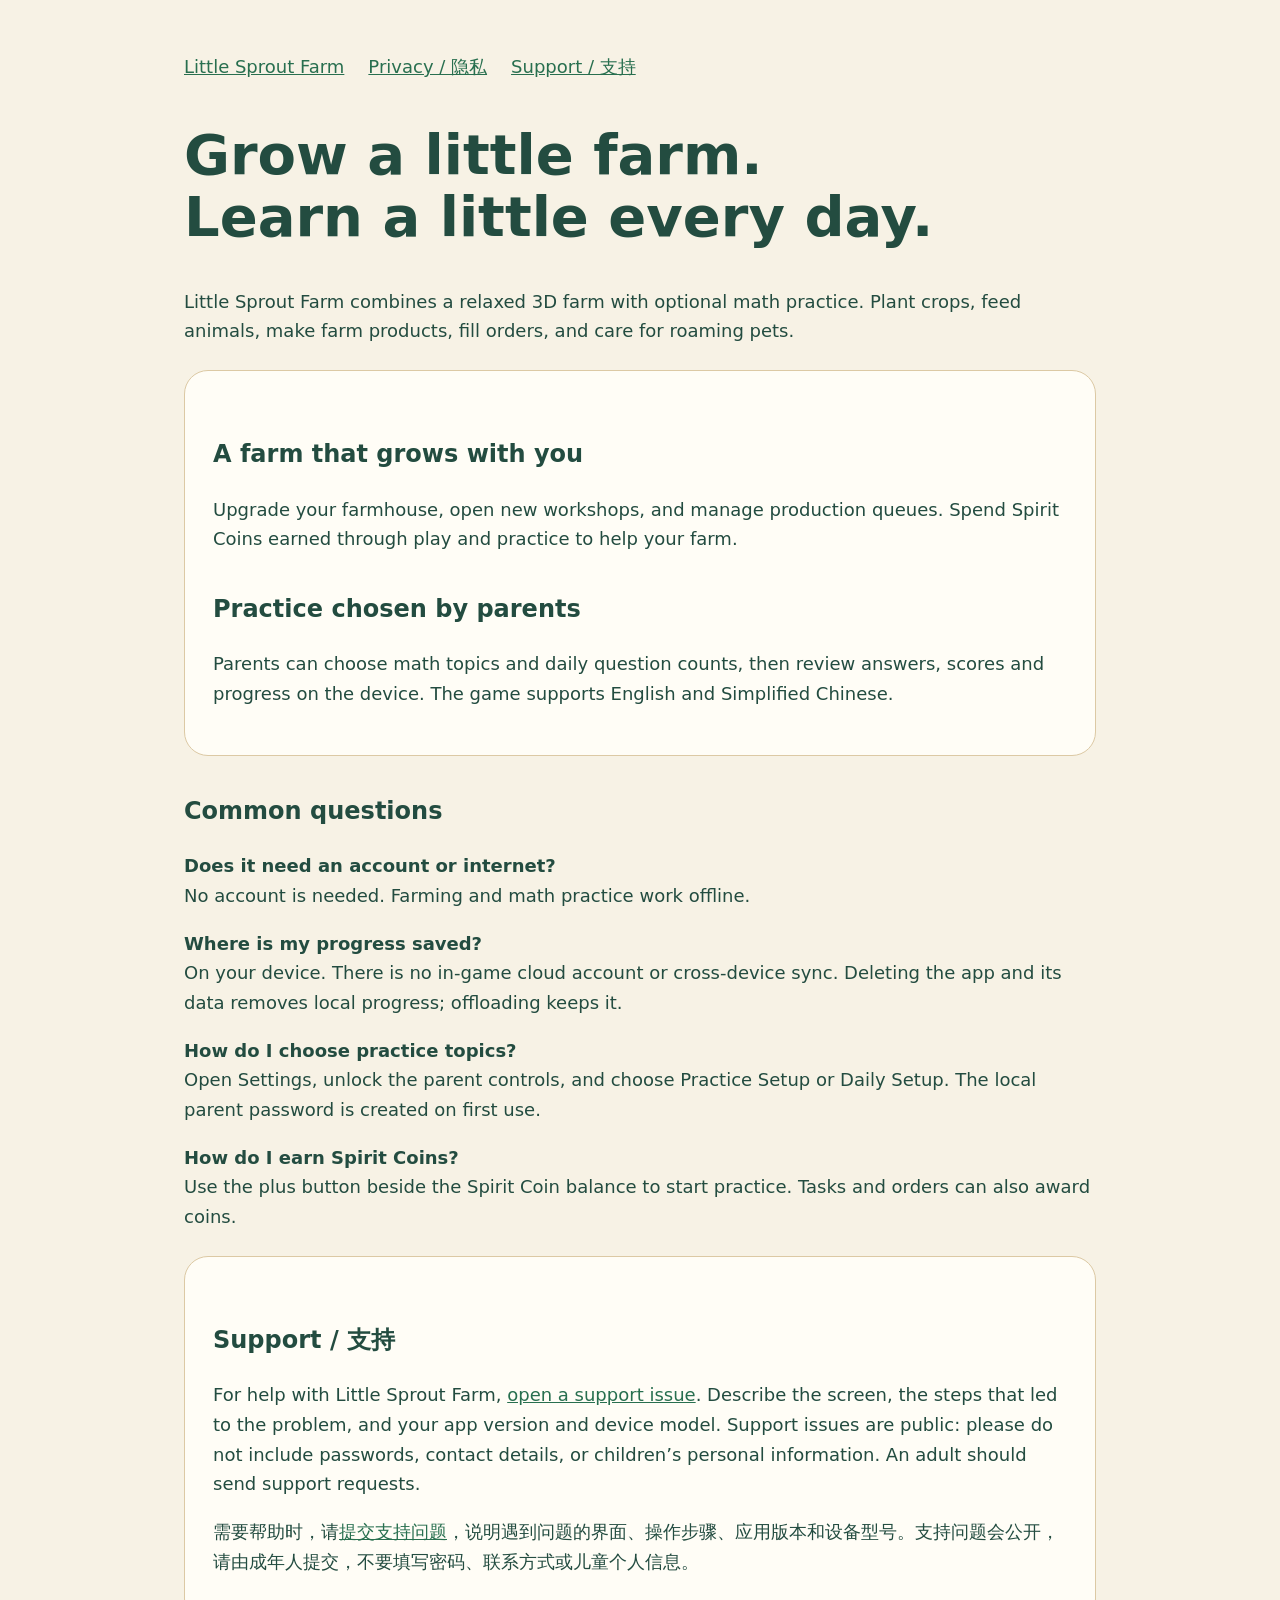
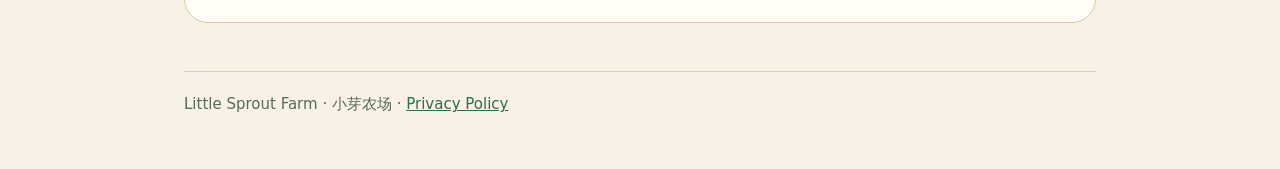
<file: index.html>
<!doctype html><html lang="en"><meta charset="utf-8"><meta name="viewport" content="width=device-width,initial-scale=1"><link rel="stylesheet" href="style.css"><title>Little Sprout Farm — Support</title><main><nav><a href="index.html">Little Sprout Farm</a><a href="privacy.html">Privacy / 隐私</a><a href="#support">Support / 支持</a></nav><h1>Grow a little farm.<br>Learn a little every day.</h1><p>Little Sprout Farm combines a relaxed 3D farm with optional math practice. Plant crops, feed animals, make farm products, fill orders, and care for roaming pets.</p><div class="card"><h2>A farm that grows with you</h2><p>Upgrade your farmhouse, open new workshops, and manage production queues. Spend Spirit Coins earned through play and practice to help your farm.</p><h2>Practice chosen by parents</h2><p>Parents can choose math topics and daily question counts, then review answers, scores and progress on the device. The game supports English and Simplified Chinese.</p></div><h2>Common questions</h2><p><strong>Does it need an account or internet?</strong><br>No account is needed. Farming and math practice work offline.</p><p><strong>Where is my progress saved?</strong><br>On your device. There is no in-game cloud account or cross-device sync. Deleting the app and its data removes local progress; offloading keeps it.</p><p><strong>How do I choose practice topics?</strong><br>Open Settings, unlock the parent controls, and choose Practice Setup or Daily Setup. The local parent password is created on first use.</p><p><strong>How do I earn Spirit Coins?</strong><br>Use the plus button beside the Spirit Coin balance to start practice. Tasks and orders can also award coins.</p><section id="support" class="card"><h2>Support / 支持</h2><p>For help with Little Sprout Farm, <a href="https://github.com/coderlambda/little-sprout-support/issues/new">open a support issue</a>. Describe the screen, the steps that led to the problem, and your app version and device model. Support issues are public: please do not include passwords, contact details, or children’s personal information. An adult should send support requests.</p><p>需要帮助时，请<a href="https://github.com/coderlambda/little-sprout-support/issues/new">提交支持问题</a>，说明遇到问题的界面、操作步骤、应用版本和设备型号。支持问题会公开，请由成年人提交，不要填写密码、联系方式或儿童个人信息。</p></section><footer class="small">Little Sprout Farm · 小芽农场 · <a href="privacy.html">Privacy Policy</a></footer></main></html>
</file>
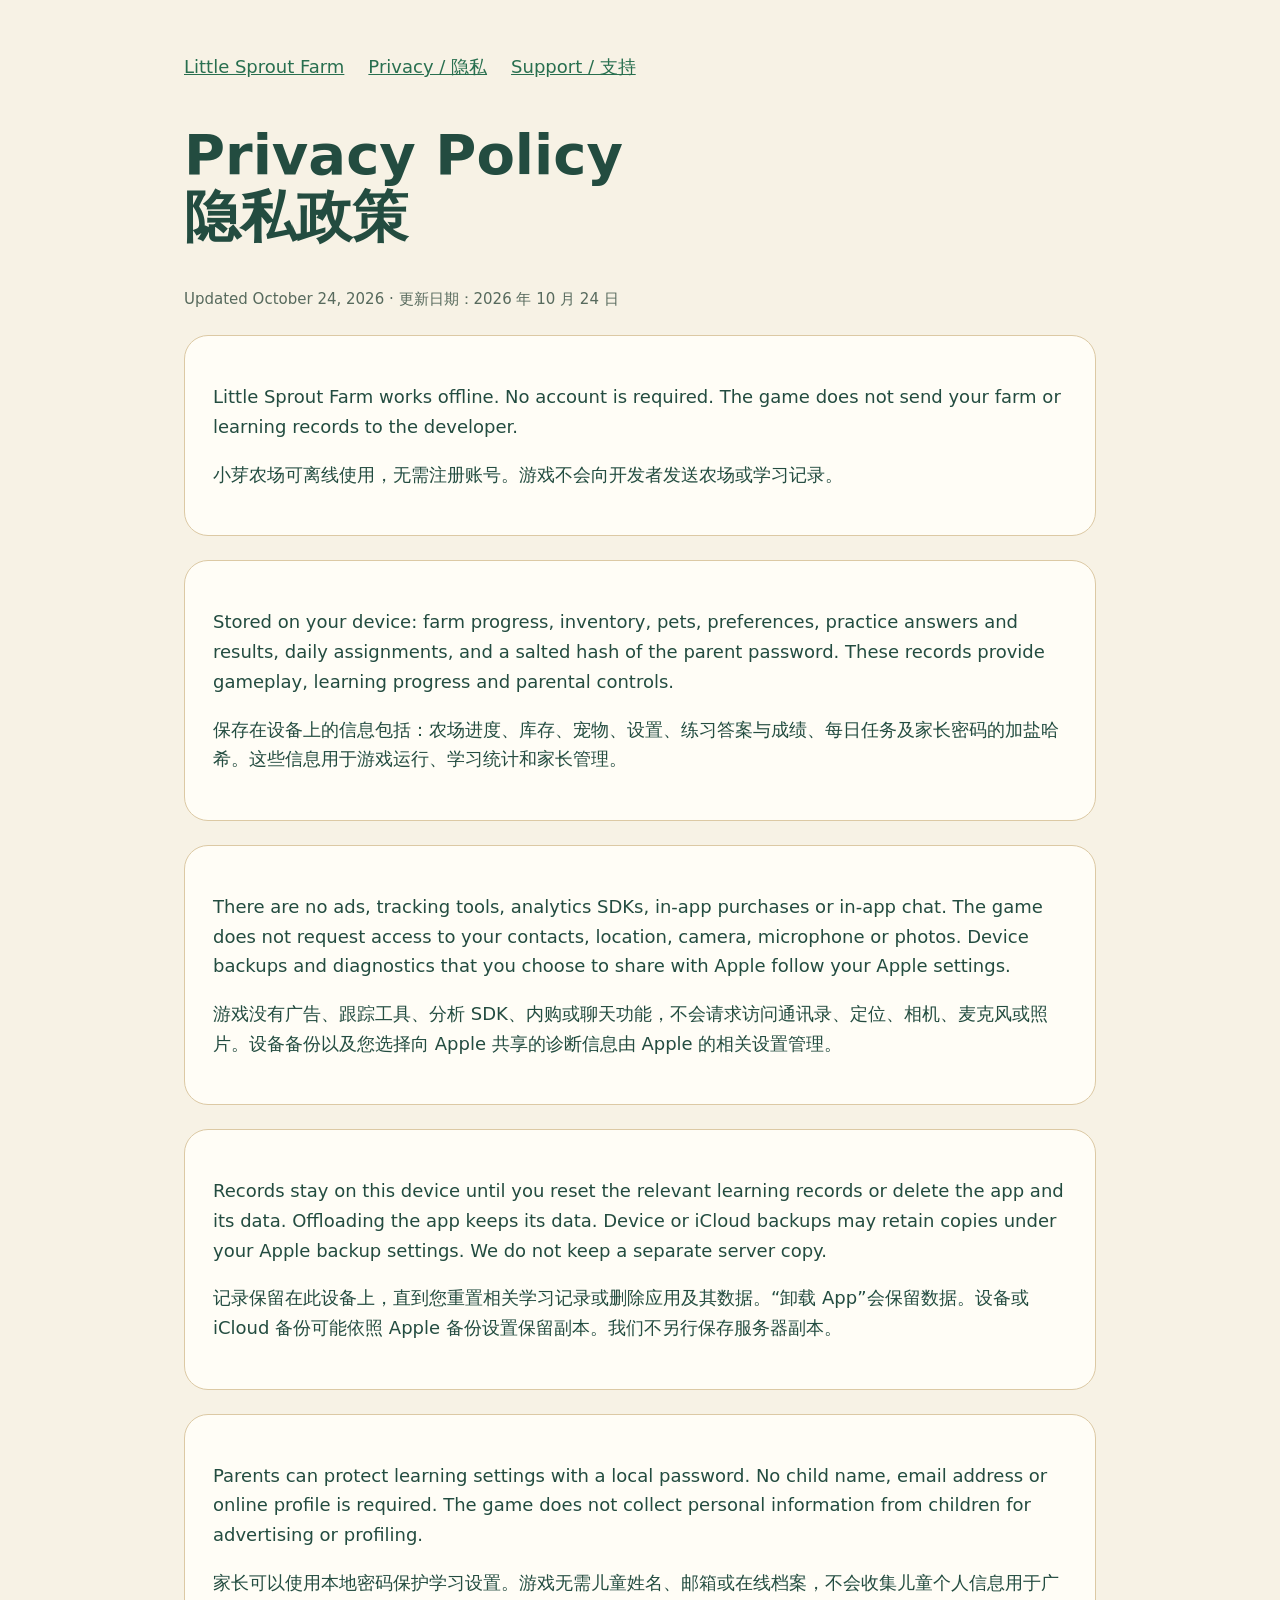
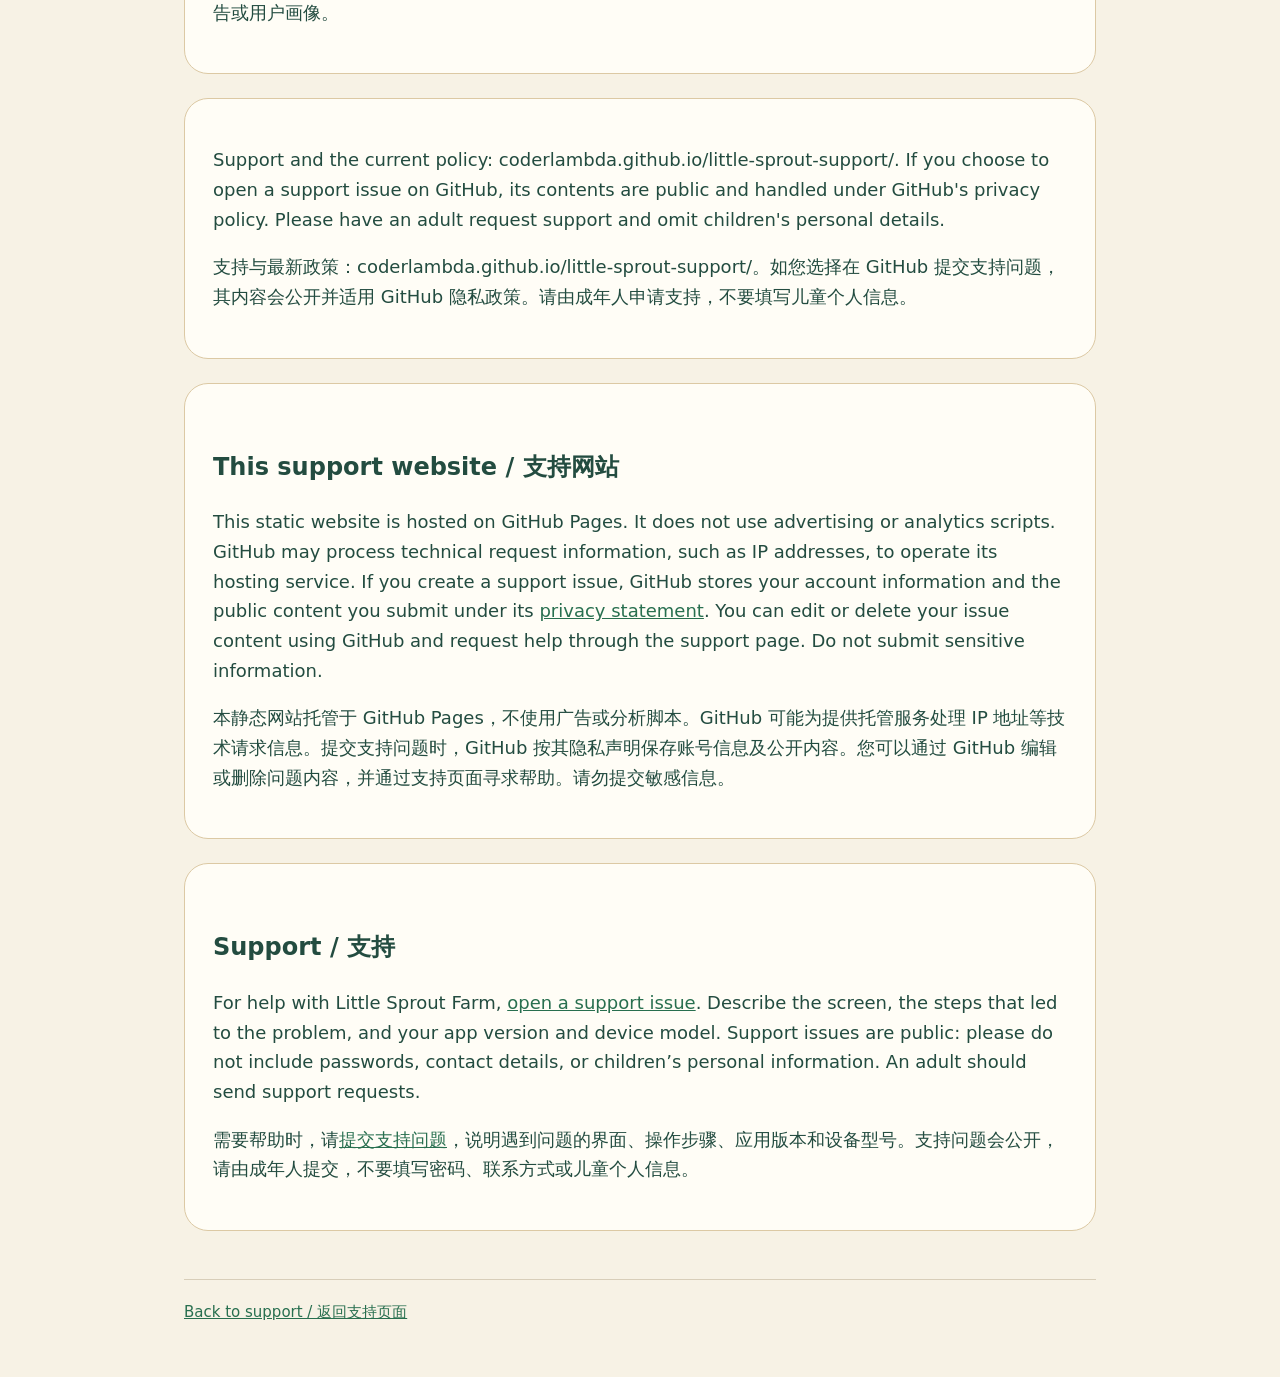
<file: privacy.html>
<!doctype html><html lang="en"><meta charset="utf-8"><meta name="viewport" content="width=device-width,initial-scale=1"><link rel="stylesheet" href="style.css"><title>Little Sprout Farm — Privacy Policy</title><main><nav><a href="index.html">Little Sprout Farm</a><a href="privacy.html">Privacy / 隐私</a><a href="#support">Support / 支持</a></nav><h1>Privacy Policy<br>隐私政策</h1><p class="small">Updated October 24, 2026 · 更新日期：2026 年 10 月 24 日</p><section class="card"><p>Little Sprout Farm works offline. No account is required. The game does not send your farm or learning records to the developer.</p><p lang="zh-CN">小芽农场可离线使用，无需注册账号。游戏不会向开发者发送农场或学习记录。</p></section><section class="card"><p>Stored on your device: farm progress, inventory, pets, preferences, practice answers and results, daily assignments, and a salted hash of the parent password. These records provide gameplay, learning progress and parental controls.</p><p lang="zh-CN">保存在设备上的信息包括：农场进度、库存、宠物、设置、练习答案与成绩、每日任务及家长密码的加盐哈希。这些信息用于游戏运行、学习统计和家长管理。</p></section><section class="card"><p>There are no ads, tracking tools, analytics SDKs, in-app purchases or in-app chat. The game does not request access to your contacts, location, camera, microphone or photos. Device backups and diagnostics that you choose to share with Apple follow your Apple settings.</p><p lang="zh-CN">游戏没有广告、跟踪工具、分析 SDK、内购或聊天功能，不会请求访问通讯录、定位、相机、麦克风或照片。设备备份以及您选择向 Apple 共享的诊断信息由 Apple 的相关设置管理。</p></section><section class="card"><p>Records stay on this device until you reset the relevant learning records or delete the app and its data. Offloading the app keeps its data. Device or iCloud backups may retain copies under your Apple backup settings. We do not keep a separate server copy.</p><p lang="zh-CN">记录保留在此设备上，直到您重置相关学习记录或删除应用及其数据。“卸载 App”会保留数据。设备或 iCloud 备份可能依照 Apple 备份设置保留副本。我们不另行保存服务器副本。</p></section><section class="card"><p>Parents can protect learning settings with a local password. No child name, email address or online profile is required. The game does not collect personal information from children for advertising or profiling.</p><p lang="zh-CN">家长可以使用本地密码保护学习设置。游戏无需儿童姓名、邮箱或在线档案，不会收集儿童个人信息用于广告或用户画像。</p></section><section class="card"><p>Support and the current policy: coderlambda.github.io/little-sprout-support/. If you choose to open a support issue on GitHub, its contents are public and handled under GitHub&#x27;s privacy policy. Please have an adult request support and omit children&#x27;s personal details.</p><p lang="zh-CN">支持与最新政策：coderlambda.github.io/little-sprout-support/。如您选择在 GitHub 提交支持问题，其内容会公开并适用 GitHub 隐私政策。请由成年人申请支持，不要填写儿童个人信息。</p></section><section class="card"><h2>This support website / 支持网站</h2><p>This static website is hosted on GitHub Pages. It does not use advertising or analytics scripts. GitHub may process technical request information, such as IP addresses, to operate its hosting service. If you create a support issue, GitHub stores your account information and the public content you submit under its <a href="https://docs.github.com/en/site-policy/privacy-policies/github-general-privacy-statement">privacy statement</a>. You can edit or delete your issue content using GitHub and request help through the support page. Do not submit sensitive information.</p><p lang="zh-CN">本静态网站托管于 GitHub Pages，不使用广告或分析脚本。GitHub 可能为提供托管服务处理 IP 地址等技术请求信息。提交支持问题时，GitHub 按其隐私声明保存账号信息及公开内容。您可以通过 GitHub 编辑或删除问题内容，并通过支持页面寻求帮助。请勿提交敏感信息。</p></section><section id="support" class="card"><h2>Support / 支持</h2><p>For help with Little Sprout Farm, <a href="https://github.com/coderlambda/little-sprout-support/issues/new">open a support issue</a>. Describe the screen, the steps that led to the problem, and your app version and device model. Support issues are public: please do not include passwords, contact details, or children’s personal information. An adult should send support requests.</p><p>需要帮助时，请<a href="https://github.com/coderlambda/little-sprout-support/issues/new">提交支持问题</a>，说明遇到问题的界面、操作步骤、应用版本和设备型号。支持问题会公开，请由成年人提交，不要填写密码、联系方式或儿童个人信息。</p></section><footer class="small"><a href="index.html">Back to support / 返回支持页面</a></footer></main></html>
</file>
<file: style.css>
*{box-sizing:border-box}body{margin:0;background:#f7f2e5;color:#234c40;font:18px/1.65 system-ui,-apple-system,sans-serif}main{max-width:960px;margin:auto;padding:52px 24px}nav{display:flex;gap:24px;margin-bottom:42px}a{color:#286f4f}h1{font-size:clamp(32px,6vw,56px);line-height:1.12}h2{font-size:24px;margin-top:36px}.card{background:#fffdf6;border:1px solid #dcc9a4;border-radius:24px;padding:28px;margin:24px 0}img{max-width:100%;border-radius:18px}.small{font-size:15px;color:#576a5d}footer{border-top:1px solid #d8ceb9;padding-top:20px;margin-top:48px}
</file>
